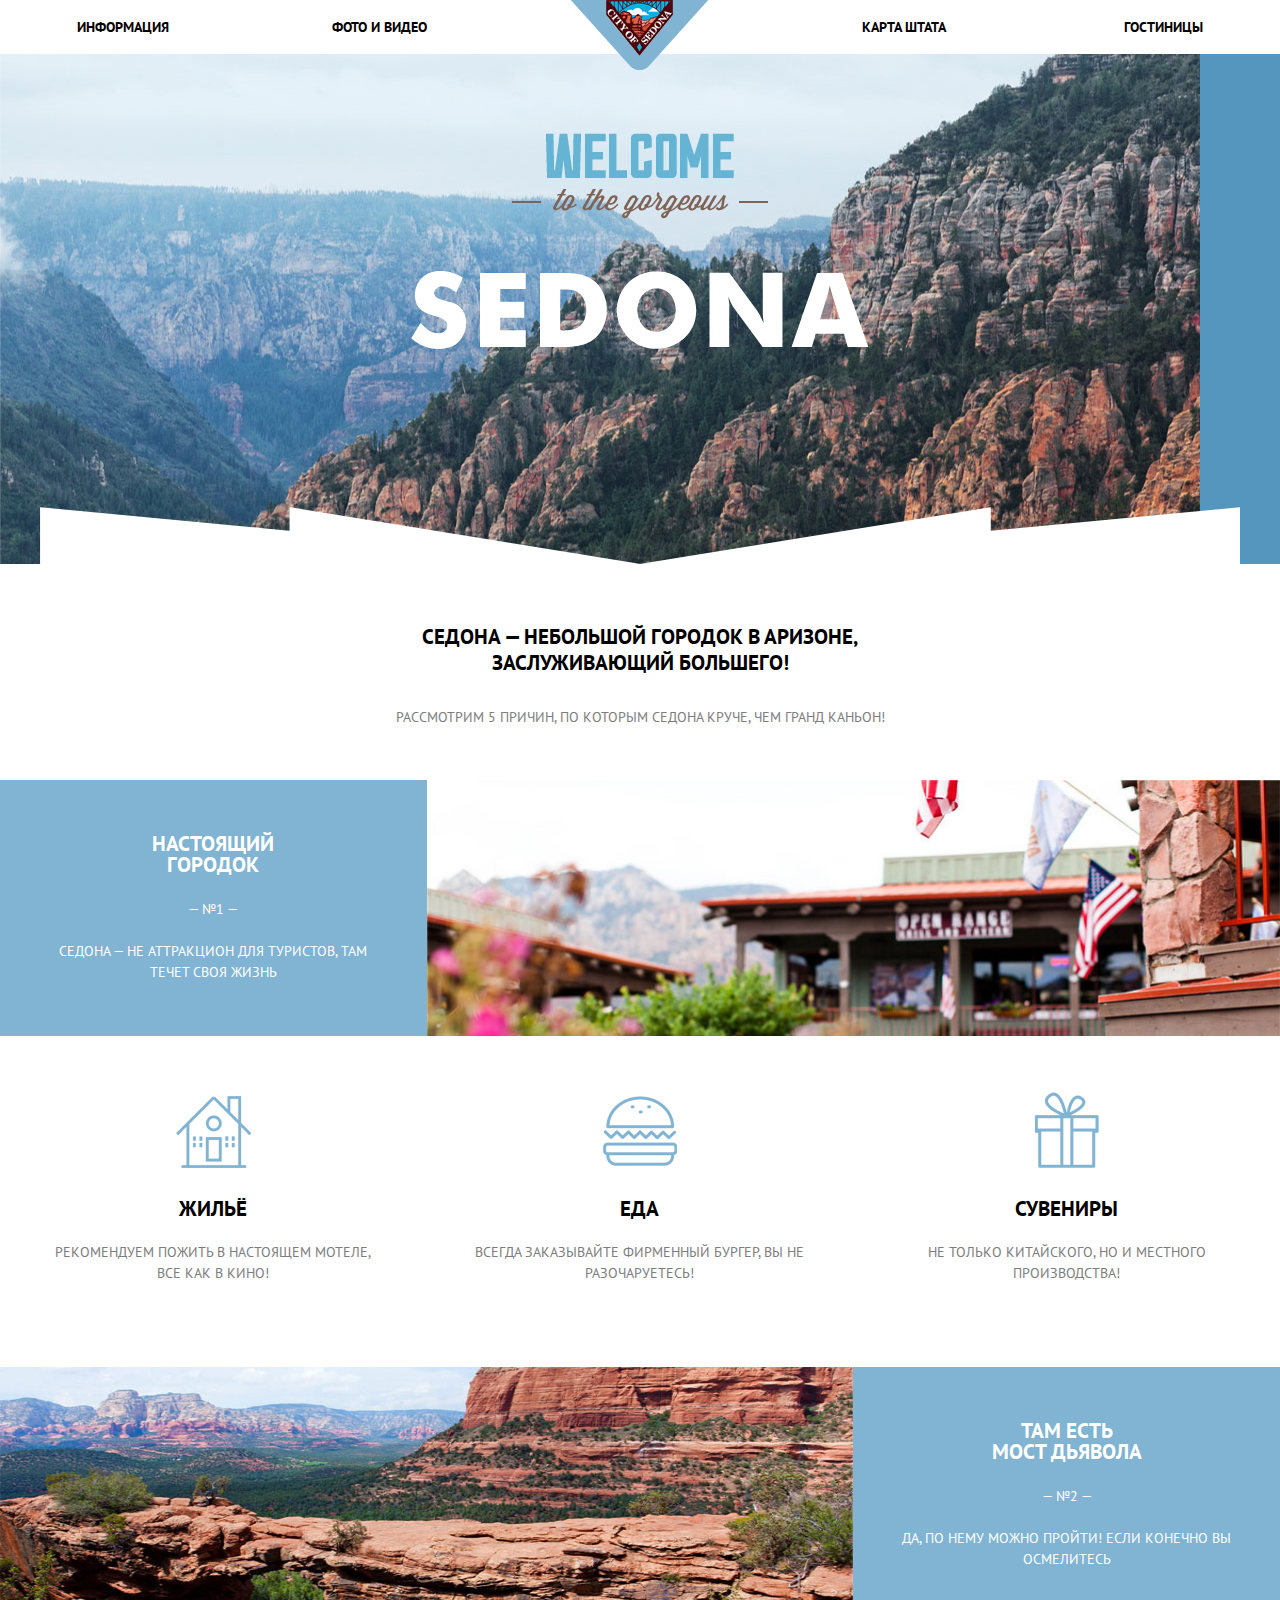
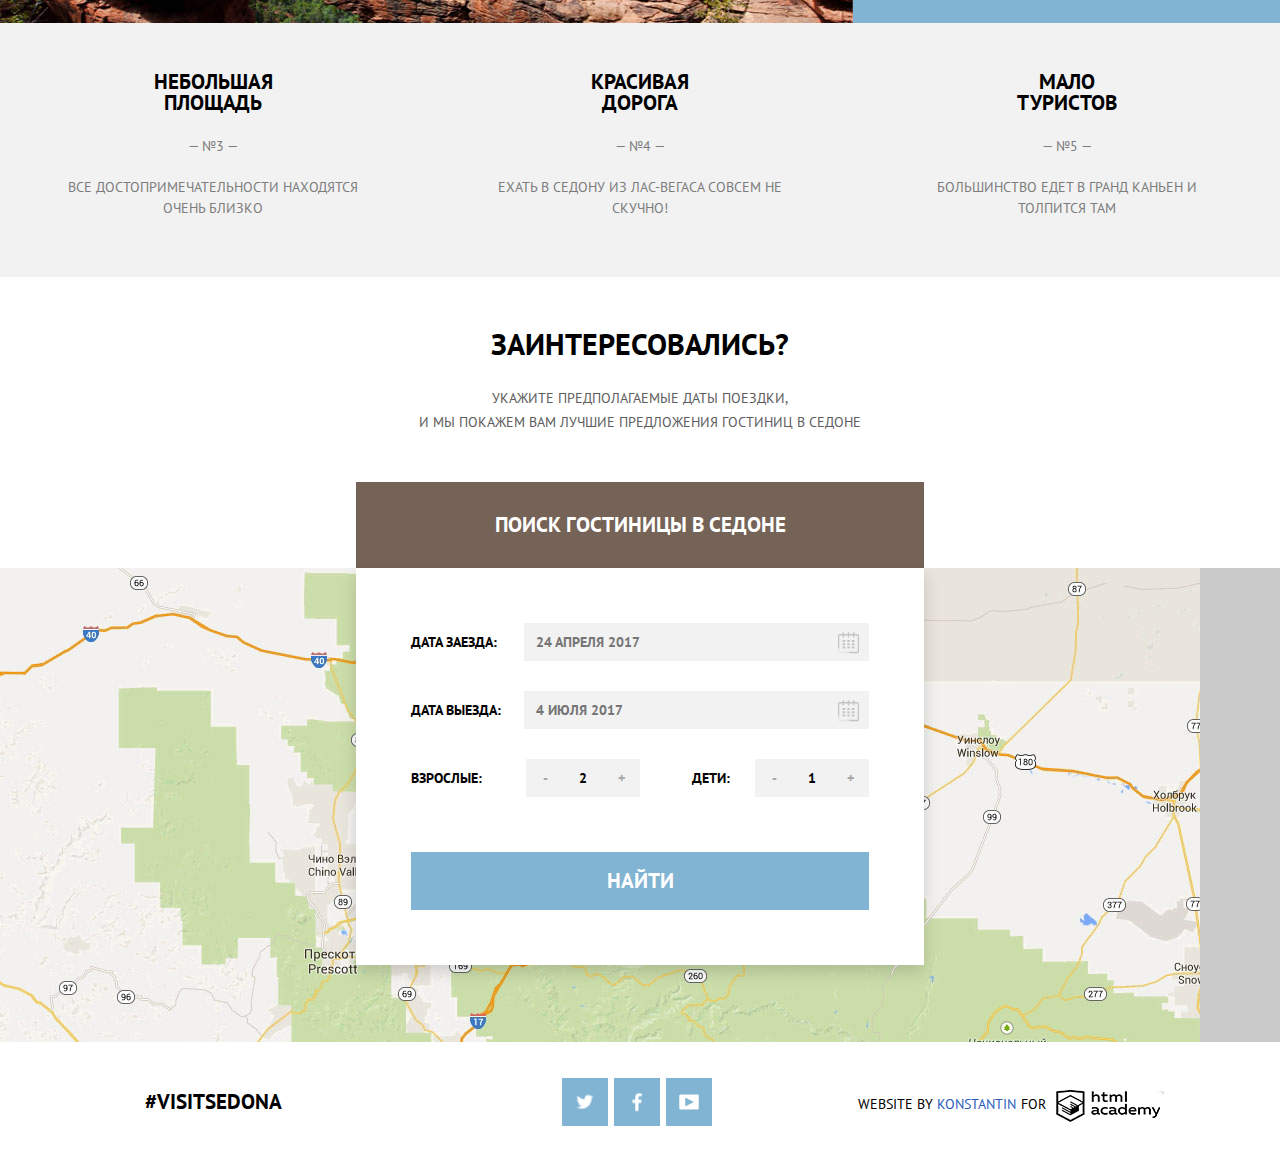
<file: index.html>
<!DOCTYPE html>
<html lang="ru">
    <head>
        <meta charset="utf-8">
        <meta name="viewport" content="width=device-width, initial-scale=1.0">
        <title>Sedona</title>
        <link href="https://fonts.googleapis.com/css?family=PT+Sans:400,700&amp;subset=cyrillic" rel="stylesheet">
        <link href="css/normalize.css" rel="stylesheet">
        <link href="css/style-min.css" rel="stylesheet">
    </head>
    <body>
        <div class="container shadows">
            <header class="header">
                <ul class="header-main">
                    <li>
                        <a href="#">Информация</a>
                    </li>
                    <li>
                        <a href="#">Фото и видео</a>
                    </li>
                    <li>
                        <a href="#">Карта штата</a>
                    </li>
                    <li>
                        <a href="./catalog.html">Гостиницы</a>
                    </li>
                </ul>
                <a class="header-logo" href="">
                    <img src="img/header-logo.png" alt="логотип" width="138" height="70" >
                </a>
            </header>
            <main>
                <div class="intro">
                </div>
                <div class="info-city">
                    <h2>
                        Седона &#8212; небольшой городок в Аризоне, заслуживающий большего!
                    </h2>
                    <p>
                        Рассмотрим 5 причин, по которым Седона круче, чем гранд каньон!
                    </p>
                </div>

                <div class="cause clearfix"> 
                    <div class="overflow-hidden clearfix">
                        <div class="cause-tagline col-33">
                            <h2>
                                Настоящий
                                городок
                            </h2>
                            <span class="cause-number">
                                &#8212; №1 &#8212;
                            </span>
                            <p>
                                Седона &#8212; не аттракцион для туристов, там течет своя жизнь
                            </p>
                        </div>
                        <div class="cause-photo col-66">
                            <img src="img/real-town.jpg" width="800" height="400" alt="Настоящий городок Седона" >
                        </div> 
                    </div>
                    <div class="clearfix">
                        <div class="cause-description cause-housing col-33">
                            <h2>
                                Жильё
                            </h2>
                            <p>
                                Рекомендуем пожить в настоящем мотеле, все как в кино!
                            </p>
                        </div>
                        <div class="cause-description cause-food col-33">
                            <h2>
                                Еда
                            </h2>
                            <p>
                                Всегда заказывайте фирменный бургер, вы не разочаруетесь!
                            </p>
                        </div>
                        <div class="cause-description cause-souvenirs col-33">
                            <h2>
                                Сувениры
                            </h2>
                            <p>
                                Не только китайского, но и местного производства!
                            </p>
                        </div>
                    </div>

                    <div class="overflow-hidden clearfix">
                        <div class="cause-photo col-66">
                            <img src="img/devils-bridge.jpg" width="800" height="400" alt="Мост дьявола">
                        </div>
                        <div class="cause-tagline col-33">
                            <h2>
                                Там есть
                                мост&#160;дьявола
                            </h2>
                            <span class="cause-number">
                                &#8212; №2 &#8212; 
                            </span>
                            <p>
                                Да, по нему можно пройти! Если конечно Вы осмелитесь
                            </p>
                        </div>
                    </div>
                    <div class="cause-bg clearfix">
                        <div class="cause-description col-33">
                            <h2>
                                Небольшая площадь
                            </h2>
                            <span class="cause-number">
                                &#8212; №3 &#8212;
                            </span>
                            <p>
                                Все достопримечательности находятся очень близко
                            </p>
                        </div>
                        <div class="cause-description col-33">
                            <h2>
                                Красивая дорога
                            </h2>
                            <span class="cause-number">
                                &#8212; №4 &#8212;
                            </span>
                            <p>
                                Ехать в Седону из Лас-Вегаса совсем не скучно!
                            </p>
                        </div>
                        <div class="cause-description col-33">
                            <h2>
                                Мало туристов
                            </h2>
                            <span class="cause-number">
                                &#8212; №5 &#8212;
                            </span>
                            <p>
                                Большинство едет в Гранд Каньен и толпится там
                            </p>
                        </div>
                    </div>
                </div>
                <div class="search">
                    <h2>
                        Заинтересовались?
                    </h2>
                    <p>
                        Укажите предполагаемые даты поездки,<br>
                        и мы покажем Вам лучшие предложения гостиниц в Седоне
                    </p>
                    <button type="button" id="search" class="btn-search">Поиск гостиницы в Седоне</button>
                    <div class="search-modal">
                        <form class="serch-form clearfix" action="#" method="post">                            
                            <div class="fields">
                                <label for="arrival-date">Дата заезда:</label>
                                <input type="text" name="arrival-date"  id="arrival-date" placeholder="24 апреля 2017" required>
                                <span class="fields-after"></span>
                            </div>
                            <div class="fields">
                                <label for="departure-date">Дата выезда:</label>
                                <input type="text" name="departure-date" id="departure-date" placeholder="4 июля 2017" required>
                                <span class="fields-after"></span>
                            </div>
                            <div class="search-wrapper">
                                <label for="adults">Взрослые:</label>
                                <div class="adult">
                                    <button type="button" class="btn minus">-</button>
                                    <input type="text" name="adults" id="adults" value="2" onkeydown="fff(this)" onkeyup="fff(this)">
                                    <button type="button" class="btn plus">+</button> 
                                </div>
                            </div>
                            <div class="search-wrapper">
                                <label for="children">Дети:</label>
                                <div class="child">
                                    <button type="button" class="btn minus">-</button>
                                    <input type="text" name="children" id="children" value="1" onkeydown="fff(this)" onkeyup="fff(this)">
                                    <button type="button" class="btn plus">+</button> 
                                </div>
                            </div>                            
                            <input type="submit" value="Найти"> 
                        </form>
                    </div>                
                </div>
                <div id="map" class="map">
                </div>
            </main>
            <footer class="footer clearfix">
                <div class="col-33 footer-instagramm">
                    <a href="#">
                        #visitsedona
                    </a>
                </div>
                <div class="col-33 footer-social">
                    <a class="social-btn social-btn-tv" href="#">Твиттер</a>
                    <a class="social-btn social-btn-fb" href="#">Фейсбук</a>
                    <a class="social-btn social-btn-youtube" href="#">Инстаграм</a>
                </div>
                <div class="col-33 footer-copyright">
                   <p class="copyright">Website by <a href="" class="" target="blank">Konstantin</a> for <a href="http://htmlacademy.ru/" class="academy" target="blank"></a></p>
                </div>
            </footer>
        </div>        
        <script src="js/script.js"></script>
        <script type="text/javascript" charset="utf-8" async src="https://api-maps.yandex.ru/services/constructor/1.0/js/?sid=bTldm9mbQFHavuE0OICBYLBrNIPztn8e&amp;width=100%25&amp;height=474&amp;id=map&amp;lang=ru_RU&amp;sourceType=constructor&amp;scroll=false;"></script>
    </body>
</html>
</file>
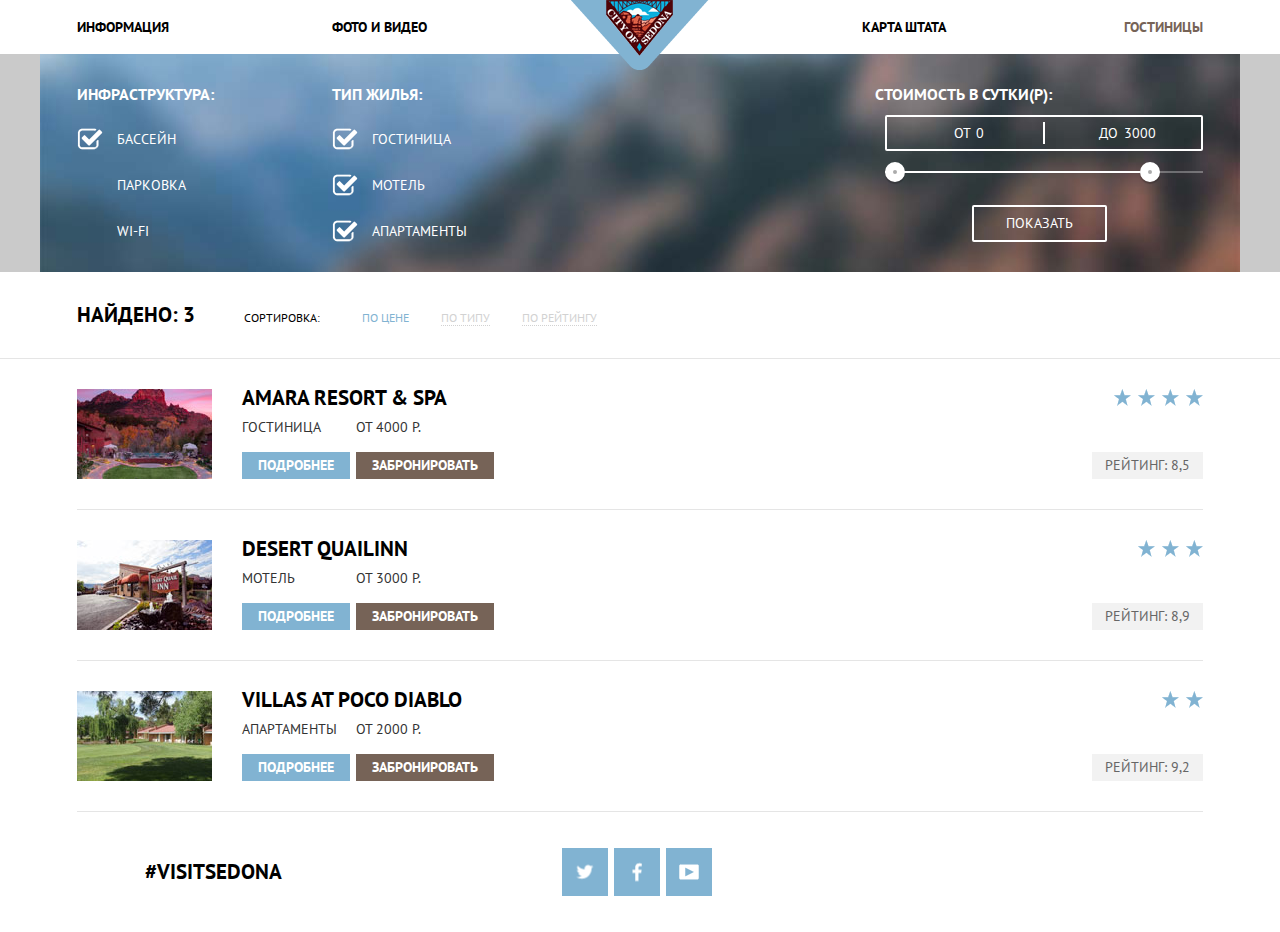
<file: catalog.html>
<!DOCTYPE html>
<html lang="ru">
    <head>
        <meta charset="utf-8">
        <meta name="viewport" content="width=device-width, initial-scale=1.0">
        <title>Гостиницы</title>
        <link href="https://fonts.googleapis.com/css?family=PT+Sans:400,700&amp;subset=cyrillic" rel="stylesheet">
        <link href="css/normalize.css" rel="stylesheet">
        <link href="css/style-min.css" rel="stylesheet">
    </head>
    <body>
        <div class="container shadows">
            <header class="header">
                <ul class="header-main">
                    <li>
                        <a href="#">Информация</a>
                    </li>
                    <li>
                        <a href="#">Фото и видео</a>
                    </li>
                    <li>
                        <a href="#">Карта штата</a>
                    </li>
                    <li class="active">
                        <a href="#">Гостиницы</a>
                    </li>
                </ul>
                <a class="header-logo" href="index.html">
                    <img src="img/header-logo.png" alt="логотип" width="138" height="70" >
                </a>
            </header>

            <main>
                <section class="filters">
                    <form class="clearfix" action="#" method="get">
                        <div class="filters-infrastructure">
                            <h3>Инфраструктура:</h3>
                            <input type="checkbox" name="pool" id="pool" checked>
                            <label for="pool">Бассейн</label>
                            <input type="checkbox" name="parking" id="parking">
                            <label for="parking">Парковка</label>
                            <input type="checkbox" name="wi-fi" id="wi-fi">
                            <label for="wi-fi">Wi-Fi</label>
                        </div>
                        <div class="filters-property-type">
                            <h3>Тип жилья:</h3>
                            <input type="checkbox" name="hotel" id="hotel" checked>
                            <label for="hotel">Гостиница</label>
                            <input type="checkbox" name="motel" id="motel" checked>
                            <label for="motel">Мотель</label>
                            <input type="checkbox" name="apartments" id="apartments" checked>
                            <label for="apartments">Апартаменты</label>
                        </div>
                        <div class="filters-price">
                            <h3>Стоимость в сутки(р):</h3>
                            <div class="range-number">
                                <label class="min-price">от <input type="text" name="min-price" value="0"></label>
                                <label class="max-price">до <input type="text" name="max-price" value="3000"></label>
                            </div>
                            <div class="range">
                                <div class="bar"></div>
                                <span class="range-min"></span>
                                <span class="range-max"></span>
                            </div>
                            <input type="submit" value="Показать">  
                        </div>
                    </form>
                </section>
                <section class="sorting">
                    <span class="sorting-result">Найдено: 3</span>
                    <div class="sorting-filters">
                        <span>Сортировка:</span>
                        <a class="sorting-price active" href="#">По цене</a>
                        <a class="sorting-type" href="#">По типу</a>
                        <a class="sorting-rated" href="#">По рейтингу</a>
                    </div>
                    <div class="sorting-up-down">
                        <a class="sorting-up active" href="#"></a>
                        <a class="sorting-down" href="#"></a>
                    </div>
                </section>            
                <section class="results">
                    <div class="wrapper">
                        <div class="results-img">
                            <img src="img/amara-resort-spa.jpg" width="135" height="90" alt="Amara resort & spa">
                        </div>
                        <div class="results-description">
                            <a class="title" href="#">
                                    Amara resort & spa                             
                            </a>
                            <div class="results-description-info">
                                <span>Гостиница</span>
                                <a class="btn read-more" href="#">Подробнее</a>                                                                
                            </div>
                            <div class="results-description-book">
                                <span>от 4000 р.</span>
                                <a class="btn book" href="#">Забронировать</a>
                            </div>
                        </div>
                        <div class="results-rating">
                            <div class="results-rating-star star-4">
                            </div>
                            <div class="results-rating-number">
                                Рейтинг: 8,5
                            </div>
                        </div>
                    </div>
                    <div class="wrapper">
                        <div class="results-img">
                            <img src="img/desert-quailinn.jpg" width="135" height="90" alt="Desert quailinn">
                        </div>
                        <div class="results-description">
                            <a class="title" href="#">
                                Desert quailinn
                            </a>
                            <div class="results-description-info">
                                <span>Мотель</span>
                                <a class="btn read-more" href="#">Подробнее</a>                                
                            </div>
                            <div class="results-description-book">
                                <span>от 3000 р.</span>
                                <a class="btn book" href="#">Забронировать</a>
                            </div>
                        </div>
                        <div class="results-rating">
                            <div class="results-rating-star star-3">
                            </div>
                            <div class="results-rating-number">
                                Рейтинг: 8,9
                            </div>
                        </div>
                    </div>
                    <div class="wrapper">
                        <div class="results-img">
                            <img src="img/villas-at-poco-diablo.jpg" width="135" height="90" alt="Villas at poco diablo">
                        </div>
                        <div class="results-description">
                            <a class="title" href="#">
                                Villas at poco diablo
                            </a>
                            <div class="results-description-info">
                                <span>Апартаменты</span>
                                <a class="btn read-more" href="#">Подробнее</a>                                                               
                            </div>
                            <div class="results-description-book">
                                <span class="price">от 2000 р.</span>
                                <a class="btn book" href="#">Забронировать</a> 
                            </div>
                        </div>
                        <div class="results-rating">
                            <div class="results-rating-star star-2">
                            </div>
                            <div class="results-rating-number">
                                Рейтинг: 9,2
                            </div>
                        </div>
                    </div>
                </section>
            </main>

            <footer class="footer clearfix">
                <div class="col-33 footer-instagramm">
                    <a href="#">
                        #visitsedona
                    </a>
                </div>
                <div class="col-33 footer-social">
                    <a class="social-btn social-btn-tv" href="#">Твиттер</a>
                    <a class="social-btn social-btn-fb" href="#">Фейсбук</a>
                    <a class="social-btn social-btn-youtube" href="#">Инстаграм</a>
                </div>
                
            </footer>
        </div>
    </body>
</html>
</file>
<file: css/style-min.css>
body,h2,h3{line-height:21px}body{margin:0;padding:0;font-family:"PT Sans","Arial",sans-serif;text-transform:uppercase;background-color:#f2f2f2;font-weight:400;font-size:14px}.shadows{box-shadow:0 5px 15px 0 rgba(0,1,1,.2)}h2,h3{font-weight:700;font-size:21px}h3{font-size:16px}.results-description h3{margin:0;padding:0;font-size:21px;line-height:26px}.container{margin:0 auto}.clearfix::after{content:"";display:table;clear:both}.header{position:relative;background-color:#fff}.header-main{margin:0;padding-left:6%;padding-right:6%;font-size:0}.header-main ul{list-style:none;margin:0;padding:0}.header-main li{display:inline-block;vertical-align:middle;width:20%;padding-top:14px;padding-bottom:14px;font-size:14px;line-height:26px;text-align:left;box-sizing:border-box}.header-main li:nth-child(2){margin-right:20%;padding-left:30px}.header-main li:nth-child(3){padding-right:32px}.header-main li:last-child,.header-main li:nth-child(3){text-align:right}.header-main li a{text-decoration:none;color:#000;font-weight:700}.header-main li.active a{color:#766357}.header-main li a:hover{color:#81b3d2}.header-main li a:active{color:#cacaca}.header-logo{position:absolute;left:50%;top:0;margin-left:-69px;z-index:2}main{background-color:#fff}.intro{min-height:510px;background:url(../img/intro-mask.png) 50% 100% no-repeat,url(../img/welcome-text.png) 50% 50% no-repeat,url(../img/bg-intro.jpg)0 20% no-repeat;background-color:#5496bd;margin-bottom:60px}.info-city{margin-bottom:50px;text-align:center;color:#000}.info-city h2{display:block;padding:0;margin:0 auto 28px;width:450px;line-height:26px}.info-city p{margin:0;color:#7d7d7d;line-height:26px}.col-33,.col-66{width:33.33%;box-sizing:border-box}.col-66{width:66.66%}.overflow-hidden{overflow:hidden}.cause-tagline{padding:53px 48px;float:left;background-color:#81b3d2;color:#fff;text-align:center}.cause-tagline h2{margin:0 auto;padding:0;width:200px}.cause-tagline:first-child{padding:53px 54px}.cause-tagline .cause-number{display:block;margin:0;padding-top:24px;padding-bottom:21px;color:#fff}.cause-tagline p{margin:0}.cause-photo{position:relative;float:left;min-height:256px;background-color:#81b3d2}.cause-photo img{position:absolute;width:100%;left:0;top:0}.cause-description{float:left;margin-bottom:23px;padding:162px 48px 60px;text-align:center}.cause-housing{background:url(../img/housing.png) center 60px no-repeat}.cause-food{background:url(../img/food.png) center 60px no-repeat}.cause-souvenirs{background:url(../img/souvenirs.png) center 56px no-repeat}.cause-description img,.cause-number{margin-bottom:32px}.cause-description h2{display:block;width:125px;margin:0 auto 23px;padding:0}.cause-description p{margin:0;color:#7d7d7d}.cause-number{display:block;color:#7d7d7d}.cause-bg{float:left;background-color:#f2f2f2}.cause-bg .cause-description{padding:48px 65px;margin-bottom:10px}.cause-bg .cause-number{margin-bottom:20px}.search{position:relative;margin:0;padding:55px 0 0;text-align:center}.search h2{margin:0 0 30px;padding:0;font-size:30px;line-height:24px}.search p{margin:0 0 48px;color:#5d5d5d;line-height:24px}.search .btn-search,.search-modal label,.serch-form input{font-family:"PT Sans","Arial",sans-serif;text-transform:uppercase;font-weight:700}.search .btn-search{width:568px;padding:30px 0;background-color:#766357;border:none;color:#fff;line-height:26px;cursor:pointer;font-size:21px}.search-modal,.search-modal-hidden{-webkit-transition:.4s;transition:.4s}.search-modal{position:absolute;width:568px;left:50%;top:100%;margin-left:-284px;padding:55px;box-sizing:border-box;background-color:#fff;box-shadow:0 7px 15px 0 rgba(0,1,1,.15);z-index:5;visibility:visible;opacity:1}.search-modal-hidden{visibility:hidden;opacity:0}.fields{position:relative;margin-bottom:30px;clear:both;text-align:right}.search-modal label,.serch-form input{font-size:14px}.search-modal label{float:left;line-height:38px}.serch-form input{padding-top:6px;padding-bottom:6px;box-sizing:border-box;background-color:#f2f2f2;line-height:26px;border:none}.serch-form input[name=arrival-date],.serch-form input[name=departure-date]{width:345px;padding-left:12px}.serch-form input:hover{background-color:#ebebeb}.serch-form input:focus{background-color:#fff;outline:1px solid #e5e5e5}.fields-after{position:absolute;display:block;top:9px;right:10px;width:21px;height:22px;background-color:transparent;background-image:url(../img/sprite.png);background-repeat:no-repeat;background-position:-73px -5px}.fields-after:hover{cursor:pointer;background-position:-135px -5px}.fields-after:active{cursor:pointer;background-position:-104px -5px}.search-wrapper{float:left;box-sizing:border-box;width:50%}.search-wrapper div{float:right}.search-wrapper label{float:left}.search-wrapper .btn{float:left;width:38px;height:38px;border:none;background-color:#f2f2f2;color:#a9a9a9;font-family:"PT Sans","Arial",sans-serif;font-size:14px;line-height:26px;text-transform:uppercase;font-weight:700}.search-wrapper .btn:hover{color:#000}.results-description a.title:hover,.search-wrapper .btn:active{color:#81b3d2}.search-wrapper .btn:focus{outline:1px solid #e5e5e5}.footer-instagramm a,.search-wrapper input,.serch-form input[type=submit]{font-family:"PT Sans","Arial",sans-serif;line-height:26px;text-transform:uppercase;font-weight:700}.search-wrapper input{float:left;width:38px;text-align:center;font-size:14px}.search-wrapper label[for=children]{margin-left:52px}.footer-instagramm a,.serch-form input[type=submit]{font-size:21px}.serch-form input[type=submit]{width:100%;margin:55px 0 0;padding-top:16px;padding-bottom:16px;background-color:#81b3d2;text-align:center;color:#fff}.serch-form input[type=submit]:hover{background-color:#669ec0;cursor:pointer}.serch-form input[type=submit]:active{background-color:#5496bd;color:rgba(255,255,255,.3)}.map{min-height:474px;background:#cacaca url(../img/map.jpg) no-repeat}.footer{padding:36px 0;background-color:#fff;text-align:center}.footer-instagramm{float:left;padding-top:11px}.footer-instagramm a{color:#000;text-decoration:none}.footer-social{float:left;font-size:0}.social-btn{position:relative;display:inline-block;width:46px;height:48px;margin-right:6px;vertical-align:top;background-color:#81b3d2}.results .read-more:hover,.social-btn:hover{background-color:#669ec0}.social-btn:active::before{opacity:.3}.social-btn::before{content:"";position:absolute;top:50%;left:50%;-webkit-transform:translate(-50%,-50%);transform:translate(-50%,-50%);background-image:url(../img/sprite.png);background-repeat:no-repeat}.social-btn-tv::before{width:17px;height:15px;background-position:-148px -54px}.social-btn-fb::before{width:10px;height:19px;background-position:-128px -54px}.social-btn-youtube::before{width:20px;height:16px;background-position:-175px -54px}.footer-copyright{float:left;font-size:0;padding-top:6px}.footer-copyright a,.footer-copyright p{display:inline-block}.footer-copyright p{margin:0 8px 0 0;font-size:14px;line-height:26px}.filters input[type=checkbox] + label::after,.footer-copyright a{text-decoration:none;color:#2d5dbc;}.academy{background-image:url(../img/sprite.png);background-repeat:no-repeat;width:113px;height:39px;background-position:-5px -37px}.filters{padding:30px 6% 14px;background:#cacaca url(../img/filter-background.jpg) center 15% no-repeat;color:#fff;box-sizing:border-box}.filters h3{margin:0 0 15px;padding:0}.filters input[type=checkbox]{display:none}.filters input[type=checkbox] + label{position:relative;display:block;margin-left:40px;padding-top:9px;padding-bottom:16px;cursor:pointer}.filters input[type=checkbox] + label::after{content:"";position:absolute;top:8px;left:-40px;display:block;width:22px;height:22px;background-position:-5px -5px}.filters input[type=checkbox]:checked + label::after{content:"";position:absolute;top:8px;left:-40px;display:block;width:26px;height:22px;background-image:url(../img/sprite.png);background-repeat:no-repeat;background-position:-37px -5px}.filters input[type=checkbox]:disabled + label{opacity:.3}.filters input[type=checkbox]:disabled + label::after{content:"";position:absolute;top:8px;left:-40px;display:block;width:26px;height:22px;background-image:url(../img/sprite.png);background-repeat:no-repeat;background-position:-5px -5px}.filters-infrastructure,.filters-property-type{float:left;width:240px;box-sizing:border-box}.filters-property-type{padding-left:15px}.filters-price{float:right;width:328px;text-align:center;box-sizing:border-box}.filters-price h3{margin:0 0 10px;padding:0;text-align:left}.filters-price .range-number{position:relative;height:32px;margin-left:10px;margin-bottom:20px;font-size:0;border:2px solid #fff;border-radius:2px}.filters-price .range-number::after{content:"";position:absolute;top:50%;left:50%;width:2px;height:22px;background:#fff;-webkit-transform:translate(-50%,-50%);transform:translate(-50%,-50%)}.range-number label{display:inline-block;text-align:left;font-size:14px;line-height:30px;vertical-align:top;cursor:pointer}.range-number .max-price,.range-number .min-price{width:90px;padding-left:55px}.range-number input{width:50px;margin:0;color:inherit;font:inherit;background:0 0;border:none;outline:#fff}.range{position:relative;height:2px;background-color:rgba(255,255,255,.3);margin-bottom:32px;margin-left:10px}.range .bar{width:80%;height:2px;background:#fff}.range span{position:absolute;top:-9px;width:4px;height:4px;background:#ababab;border:8px solid #fff;border-radius:50%;box-shadow:0 2px 1px 0 rgba(0,1,1,.2);cursor:pointer}.range span:hover{background:#1c4f80}.range .range-min{left:0}.range .range-max{left:80%}.filters-price input[type=submit]{width:135px;padding:6px 0;background-color:transparent;border:2px solid #fff;border-radius:2px;font-family:"PT Sans","Arial",sans-serif;font-size:14px;line-height:21px;text-transform:uppercase;font-weight:400;color:#fff;text-align:center}.filters-price input[type=submit]:hover{background-color:#fff;color:#000;cursor:pointer}.sorting{padding:30px 6%;border-bottom:1px solid #e5e5e5}.sorting-result{display:inline-block;margin-right:28px;width:135px;font-size:21px;line-height:26px;font-weight:700}.sorting-filters,.sorting-up-down{display:inline-block;vertical-align:bottom}.sorting-filters span{margin-right:38px;font-size:12px;line-height:18px}.results .btn,.results-description a,.sorting-filters a{font-family:"PT Sans","Arial",sans-serif;text-transform:uppercase;text-decoration:none}.sorting-filters a{margin-right:28px;font-size:12px;line-height:18px;color:#d2d2d2;border-bottom:1px dotted #d2d2d2;font-weight:400}.sorting-filters a.active{color:#81b3d2;text-decoration:none;border:none}.sorting-filters a:hover{color:#81b3d2;text-decoration:none;border-bottom:1px dotted #81b3d2}.sorting-filters a:active{color:#000;text-decoration:none;border-bottom:none}.sorting-up-down{text-align:right}.results{padding:0 6%}.wrapper{position:relative;border-bottom:1px solid #e5e5e5;padding:30px 0}.wrapper::after{content:"";display:table;clear:both}.results-img{float:left;margin-right:30px;width:135px;height:90px}.results-description{float:left}.results .btn,.results-description a{margin:0;font-weight:700}.results-description a{display:block;vertical-align:top;font-size:21px;line-height:26px;color:#000}.results-description a.title{margin-top:-4px;margin-bottom:6px;padding:0;width:350px}.results-description a.title:active{color:rgba(0,0,0,.3)}.results-description-info{float:left;margin-right:6px}.results-description-book span,.results-description-info span{display:block;margin-bottom:14px;max-width:150px;font-size:14px;line-height:21px;color:#333}.results .btn{padding:3px 16px;font-size:14px;line-height:21px;color:#fff;background-color:#81b3d2;text-align:center}.results .read-more:active{background-color:#669ec0;color:rgba(255,255,255,.3)}.results-description-book{float:left}.results .book{background-color:#766357}.results .book:active,.results .book:hover{background-color:#604e43}.results .book:active{color:rgba(255,255,255,.3)}.results-rating{float:right;min-height:90px}.results-rating-star{display:inline-block;min-height:17px;background-image:url(../img/star.png);background-repeat:repeat-x}.star-5{width:120px}.star-4{width:96px}.star-3{width:72px}.star-2{width:48px}.results-rating-number{position:absolute;bottom:30px;right:0;padding:3px 13px;background-color:#f2f2f2;color:#666}.footer-copyright .copyright{display:flex;justify-content:space-evenly;align-items:center;max-width:315px;}
</file>
